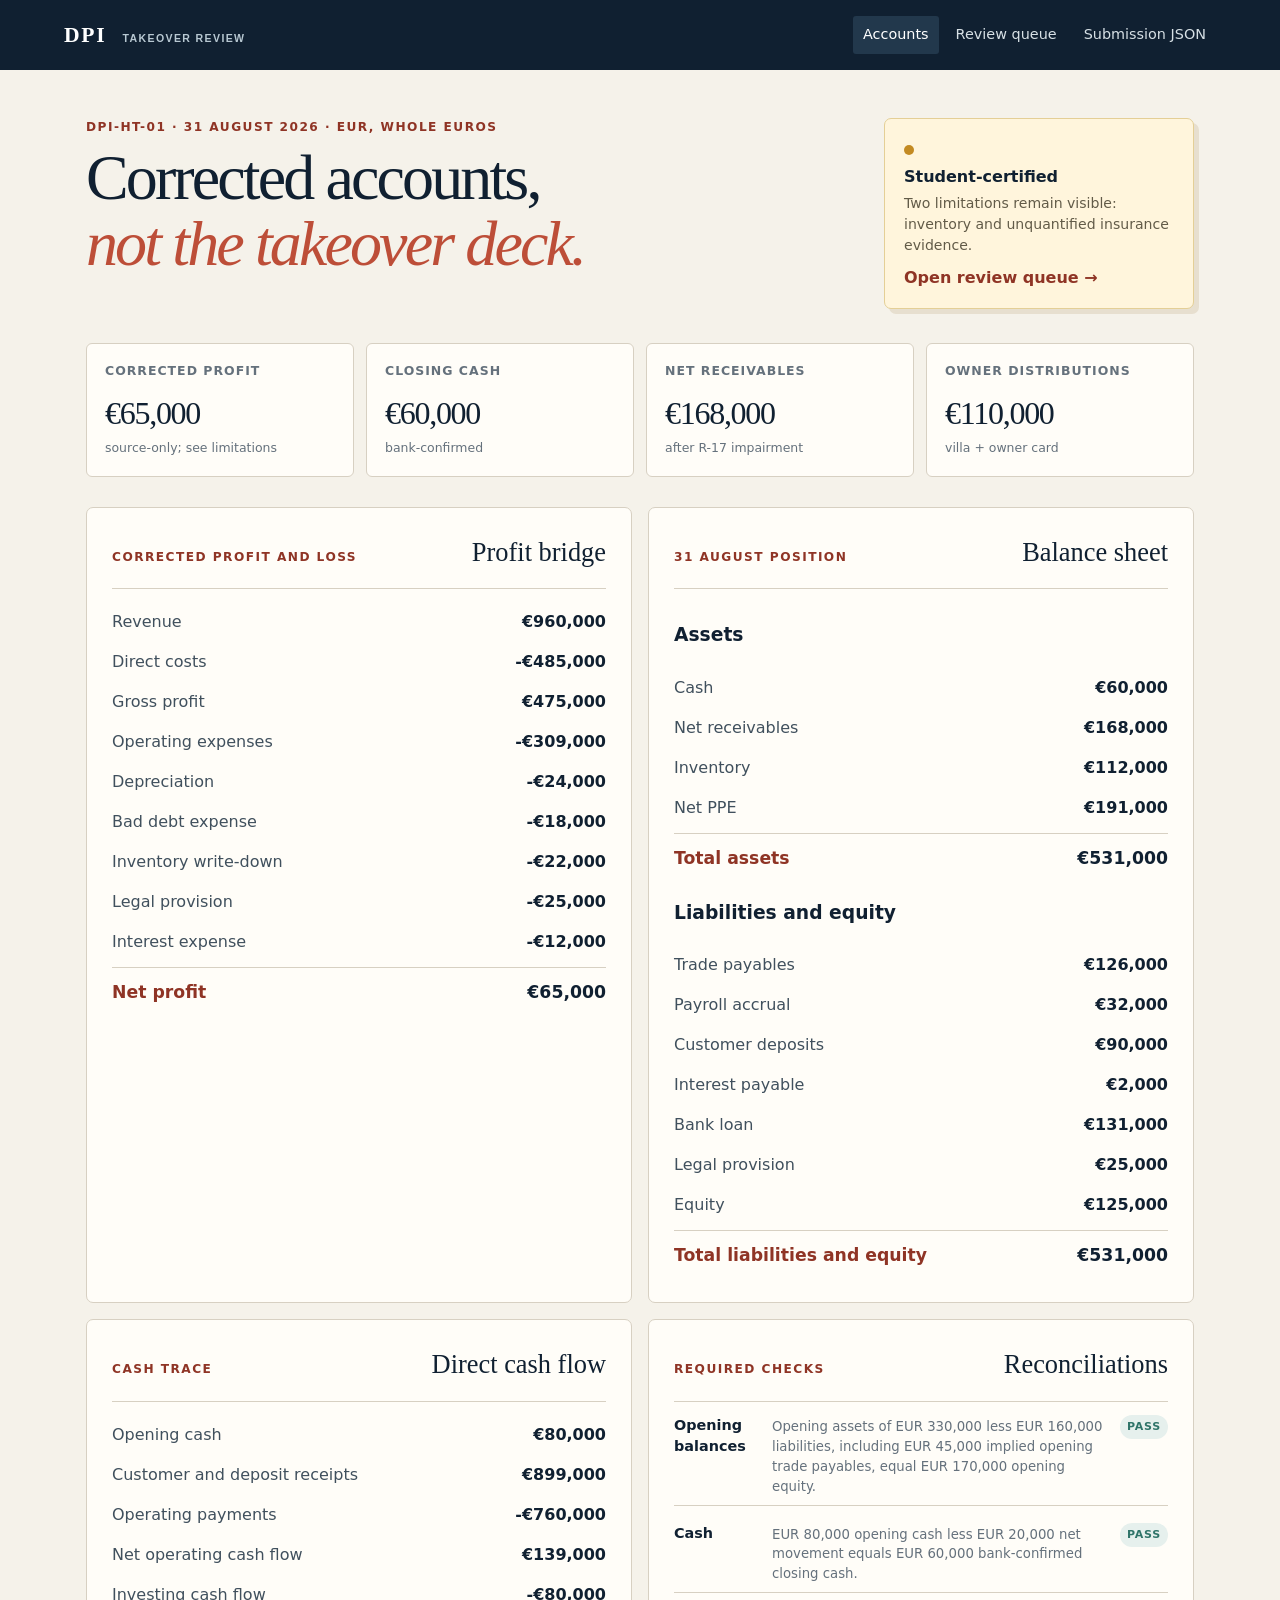
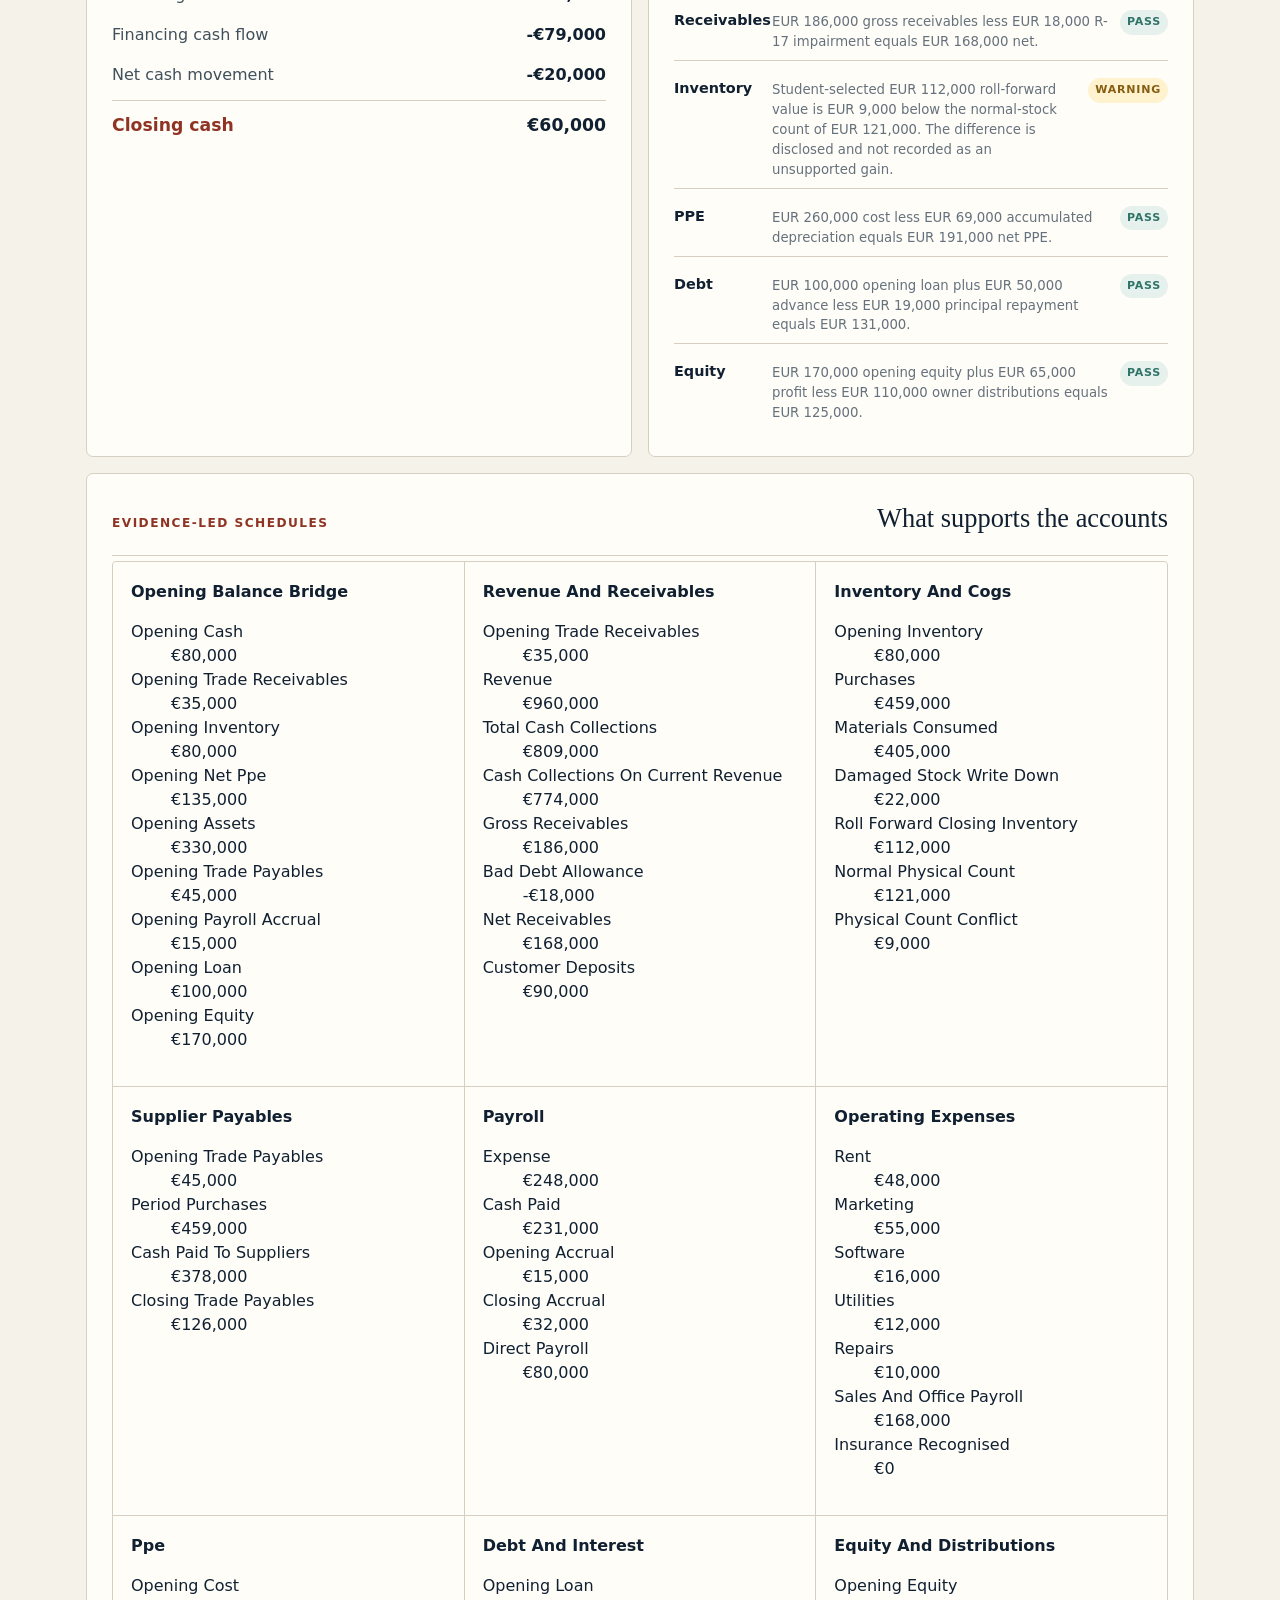
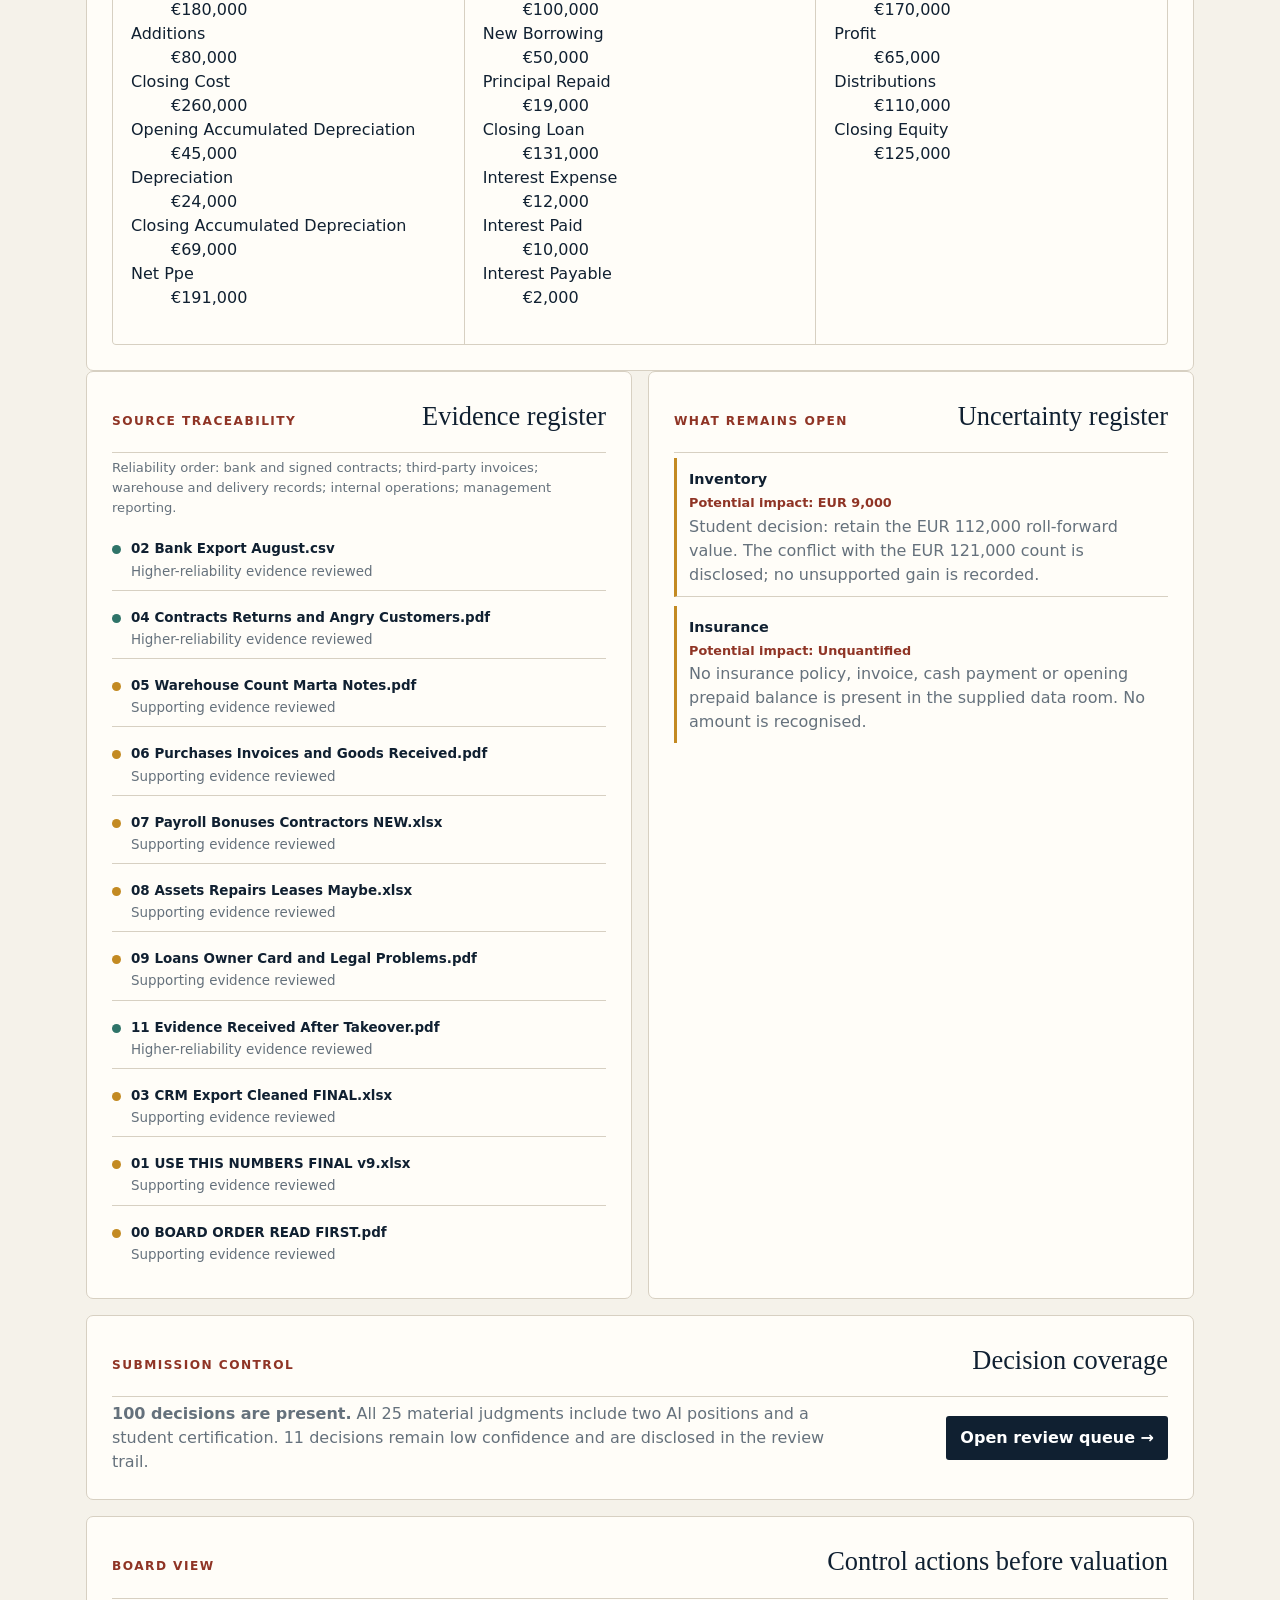
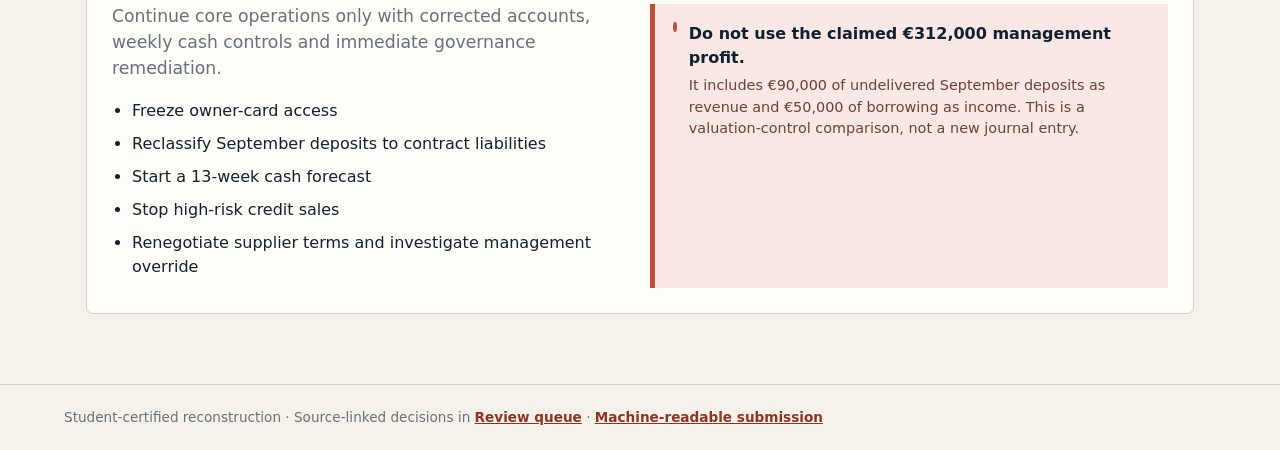
<file: dpi-ht-01/index.html>
<!doctype html>
<html lang="en">
  <head>
    <meta charset="UTF-8" />
    <meta name="viewport" content="width=device-width, initial-scale=1.0" />
    <meta name="description" content="DPI hostile-takeover accounting reconstruction" />
    <title>DPI | Takeover Review</title>
    <link rel="icon" type="image/svg+xml" href="assets/favicon.svg" />
    <link rel="stylesheet" href="assets/site.css" />
  </head>
  <body data-page="main">
    <header class="topbar">
      <a class="brand" href="./">DPI <span>TAKEOVER REVIEW</span></a>
      <nav aria-label="Primary navigation"><a class="active" href="./">Accounts</a><a href="review/">Review queue</a><a href="submission.json">Submission JSON</a></nav>
    </header>
    <main class="shell">
      <section class="case-head">
        <div><p class="eyebrow">DPI-HT-01 · 31 August 2026 · EUR, whole euros</p><h1>Corrected accounts,<br><em>not the takeover deck.</em></h1></div>
        <aside class="draft-card"><span class="signal amber"></span><strong>Student-certified</strong><p>Two limitations remain visible: inventory and unquantified insurance evidence.</p><a href="review/">Open review queue →</a></aside>
      </section>

      <section class="metric-grid" aria-label="Key reconstructed figures" id="metrics"></section>

      <section class="split-section">
        <div class="panel"><div class="panel-title"><p class="eyebrow">Corrected profit and loss</p><h2>Profit bridge</h2></div><div id="pnl" class="ledger"></div></div>
        <div class="panel"><div class="panel-title"><p class="eyebrow">31 August position</p><h2>Balance sheet</h2></div><div id="balance" class="ledger"></div></div>
      </section>

      <section class="split-section">
        <div class="panel"><div class="panel-title"><p class="eyebrow">Cash trace</p><h2>Direct cash flow</h2></div><div id="cashflow" class="ledger"></div></div>
        <div class="panel"><div class="panel-title"><p class="eyebrow">Required checks</p><h2>Reconciliations</h2></div><div id="reconciliations" class="check-list"></div></div>
      </section>

      <section class="panel wide"><div class="panel-title"><p class="eyebrow">Evidence-led schedules</p><h2>What supports the accounts</h2></div><div class="schedule-grid" id="schedules"></div></section>

      <section class="split-section">
        <div class="panel"><div class="panel-title"><p class="eyebrow">Source traceability</p><h2>Evidence register</h2></div><p class="small-note">Reliability order: bank and signed contracts; third-party invoices; warehouse and delivery records; internal operations; management reporting.</p><div id="evidence" class="evidence-register"></div></div>
        <div class="panel"><div class="panel-title"><p class="eyebrow">What remains open</p><h2>Uncertainty register</h2></div><div id="uncertainties" class="uncertainty-list"></div></div>
      </section>

      <section class="panel wide"><div class="panel-title"><p class="eyebrow">Submission control</p><h2>Decision coverage</h2></div><div id="decisionSummary" class="decision-summary"></div></section>

      <section class="panel wide"><div class="panel-title"><p class="eyebrow">Board view</p><h2>Control actions before valuation</h2></div><div class="board-grid"><div id="board"></div><div class="warning-note"><span class="signal red"></span><div><strong>Do not use the claimed €312,000 management profit.</strong><p>It includes €90,000 of undelivered September deposits as revenue and €50,000 of borrowing as income. This is a valuation-control comparison, not a new journal entry.</p></div></div></div></section>
    </main>
    <footer>Student-certified reconstruction · Source-linked decisions in <a href="review/">Review queue</a> · <a href="submission.json">Machine-readable submission</a></footer>
    <script type="module" src="assets/app.js"></script>
  </body>
</html>
</file>
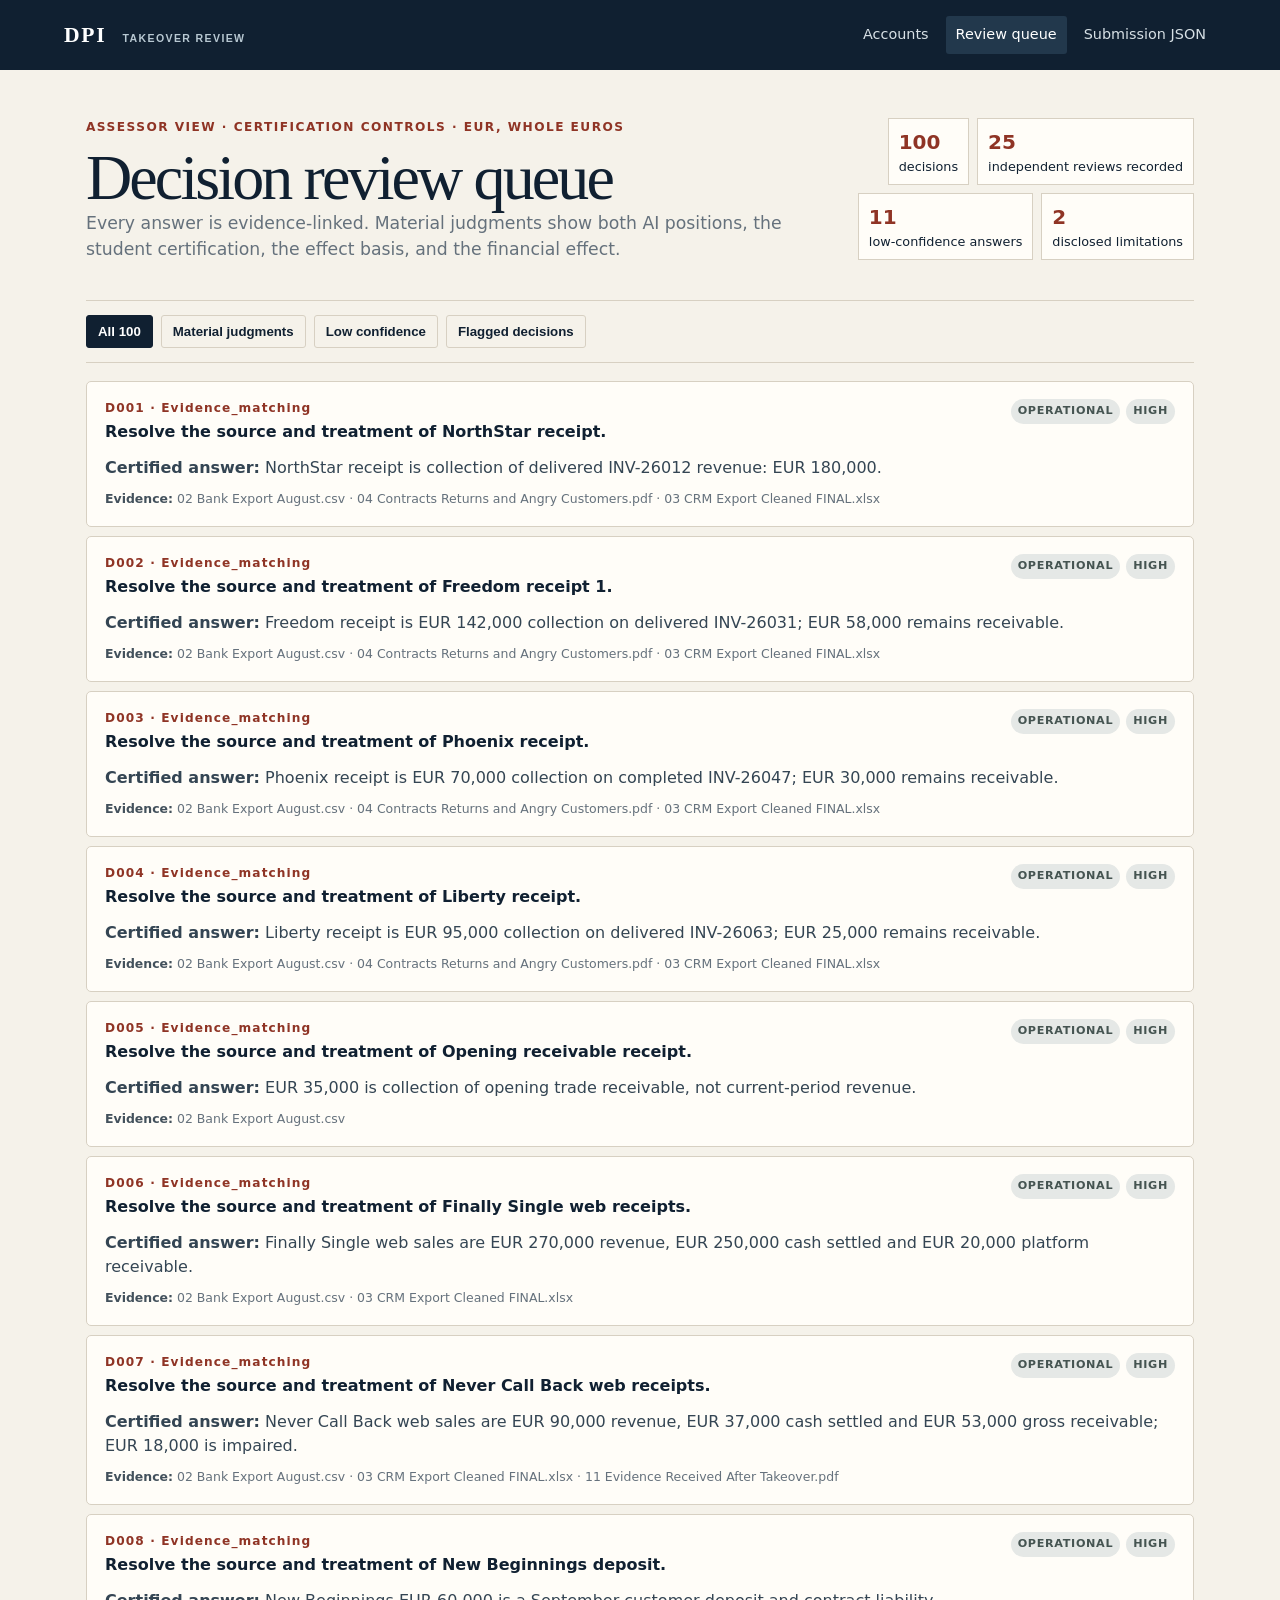
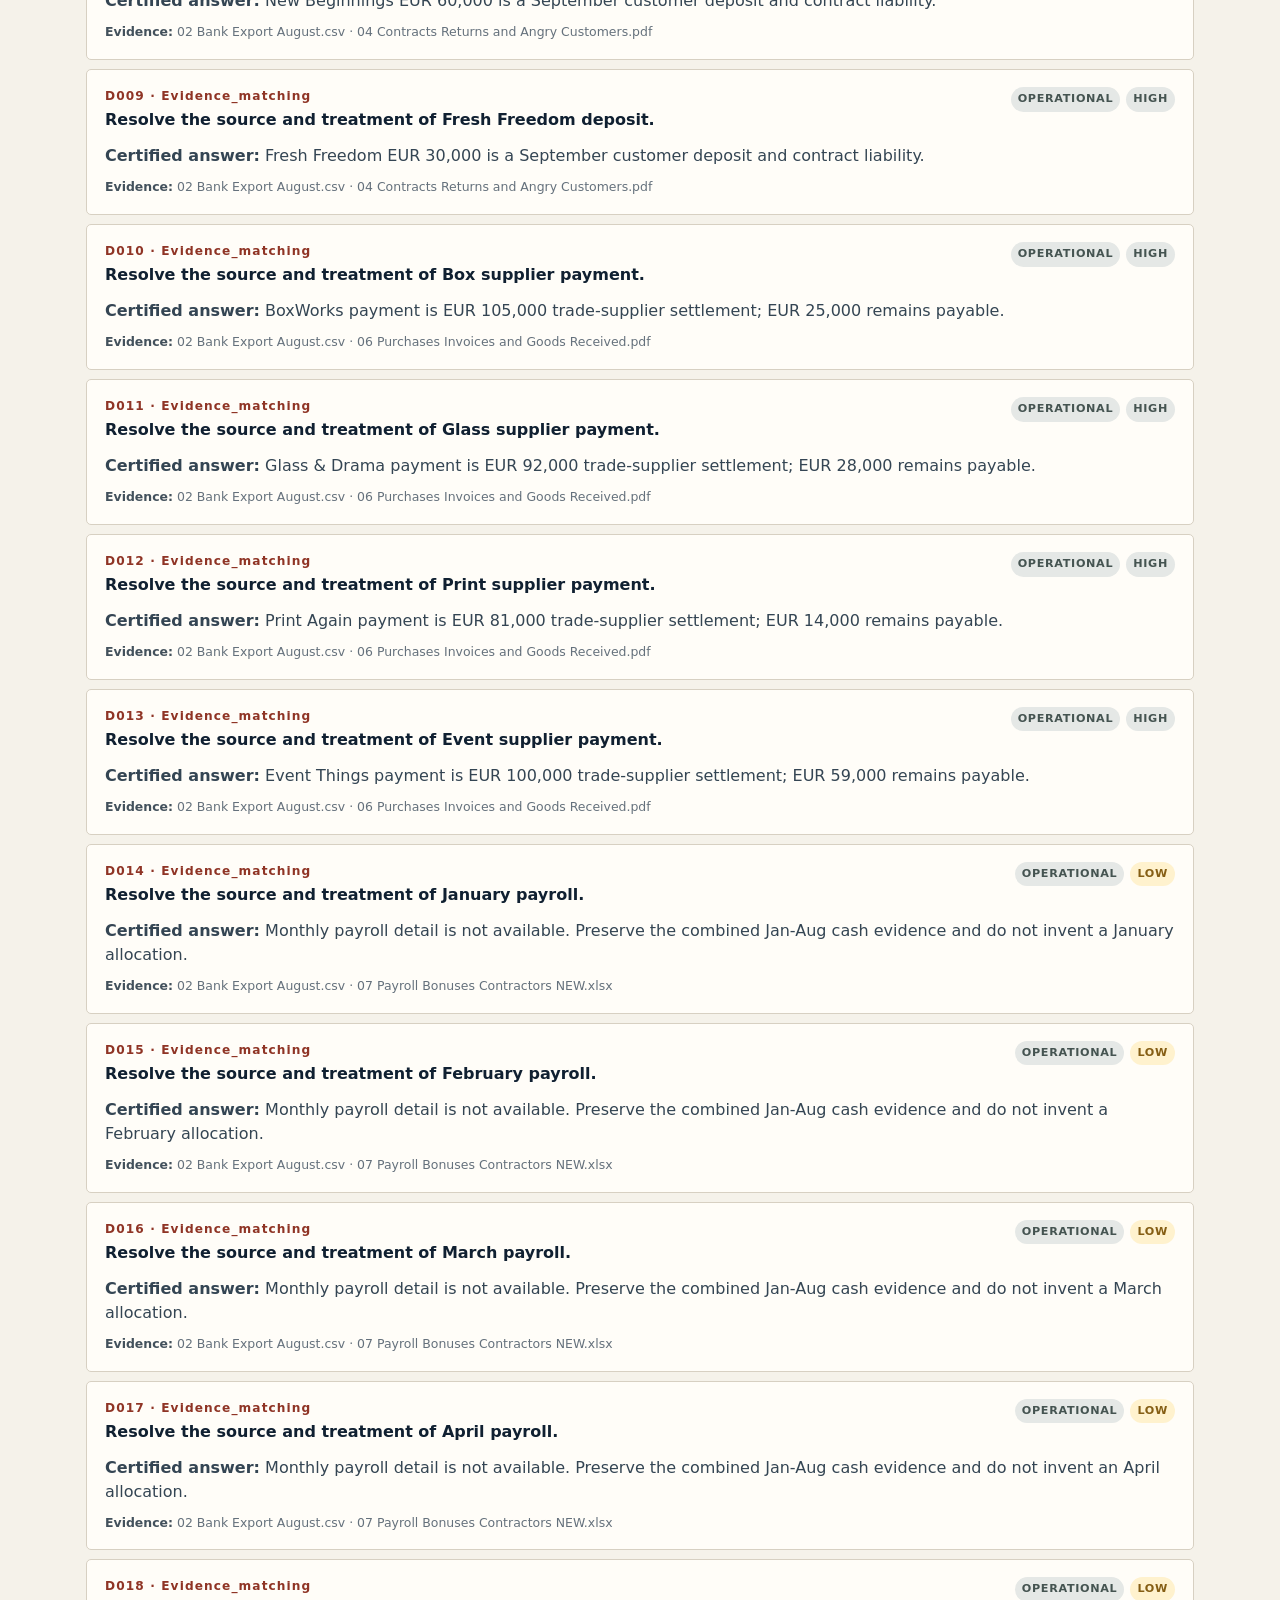
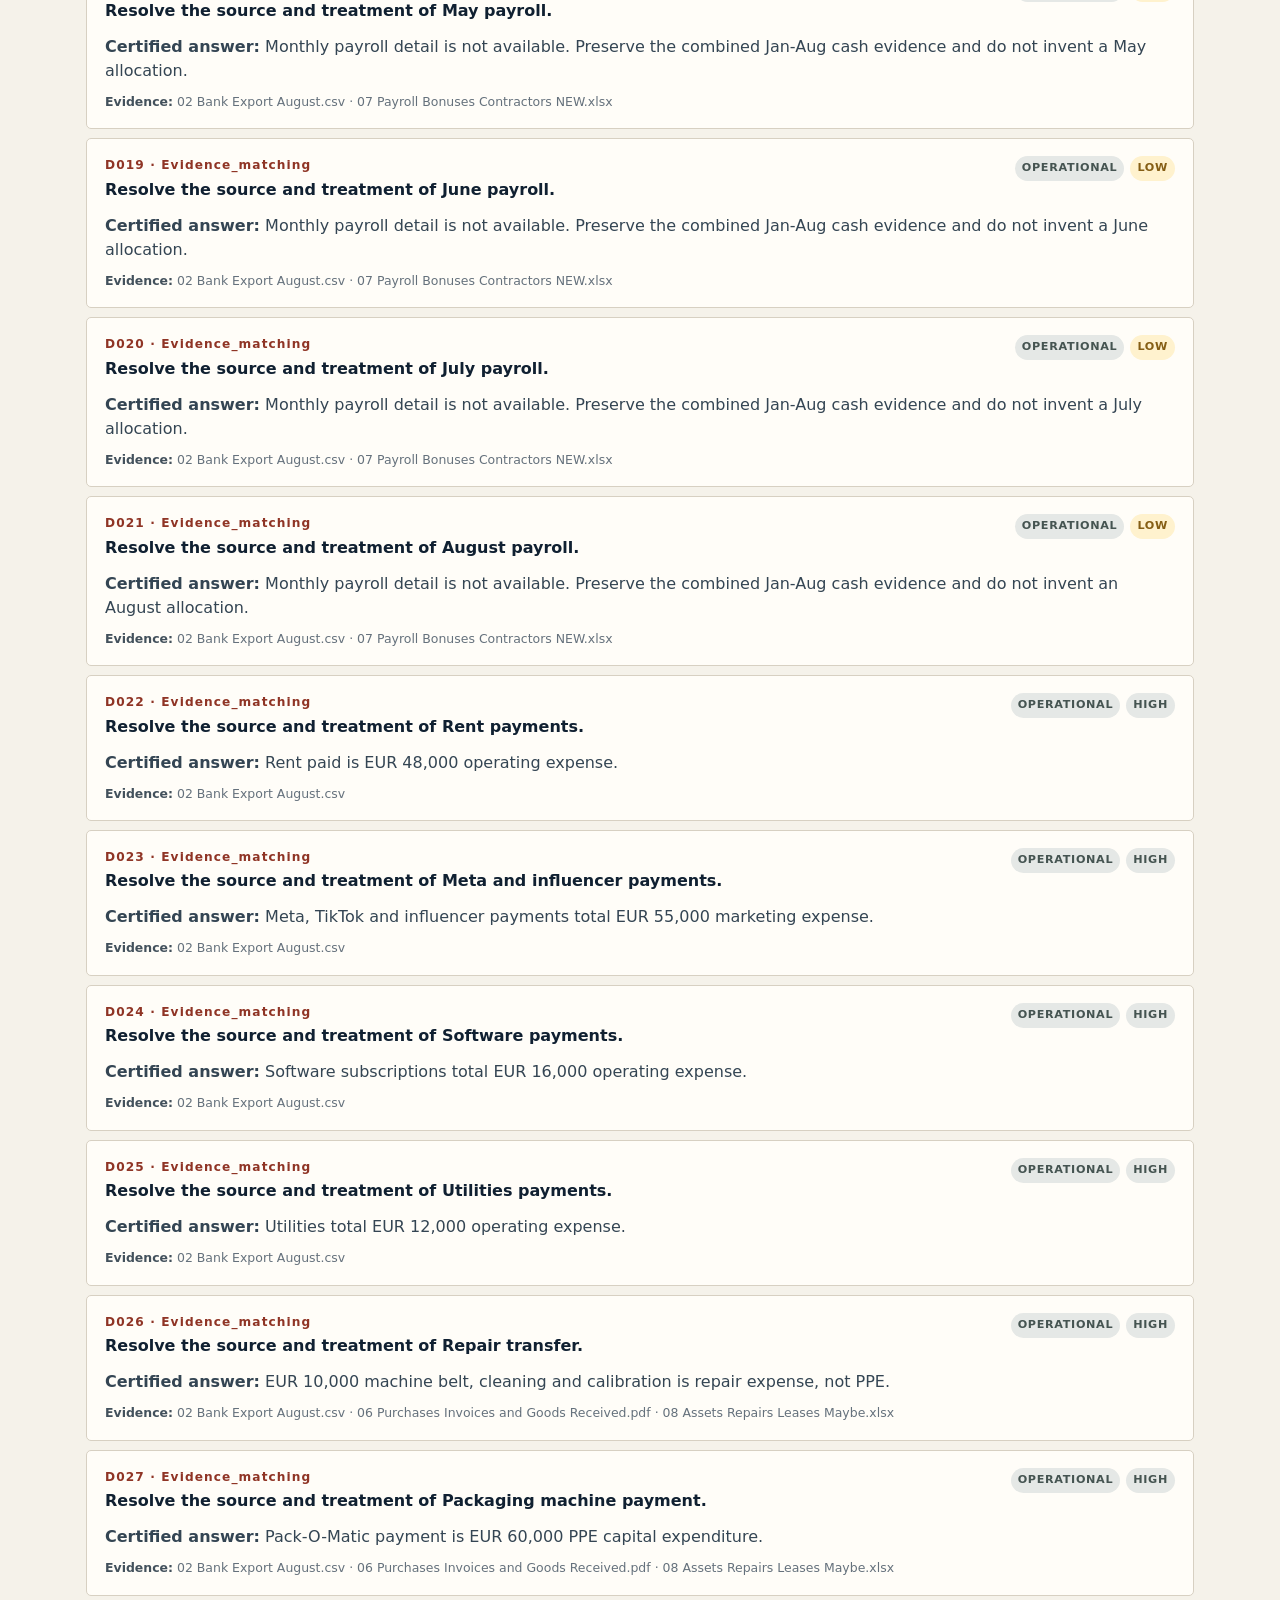
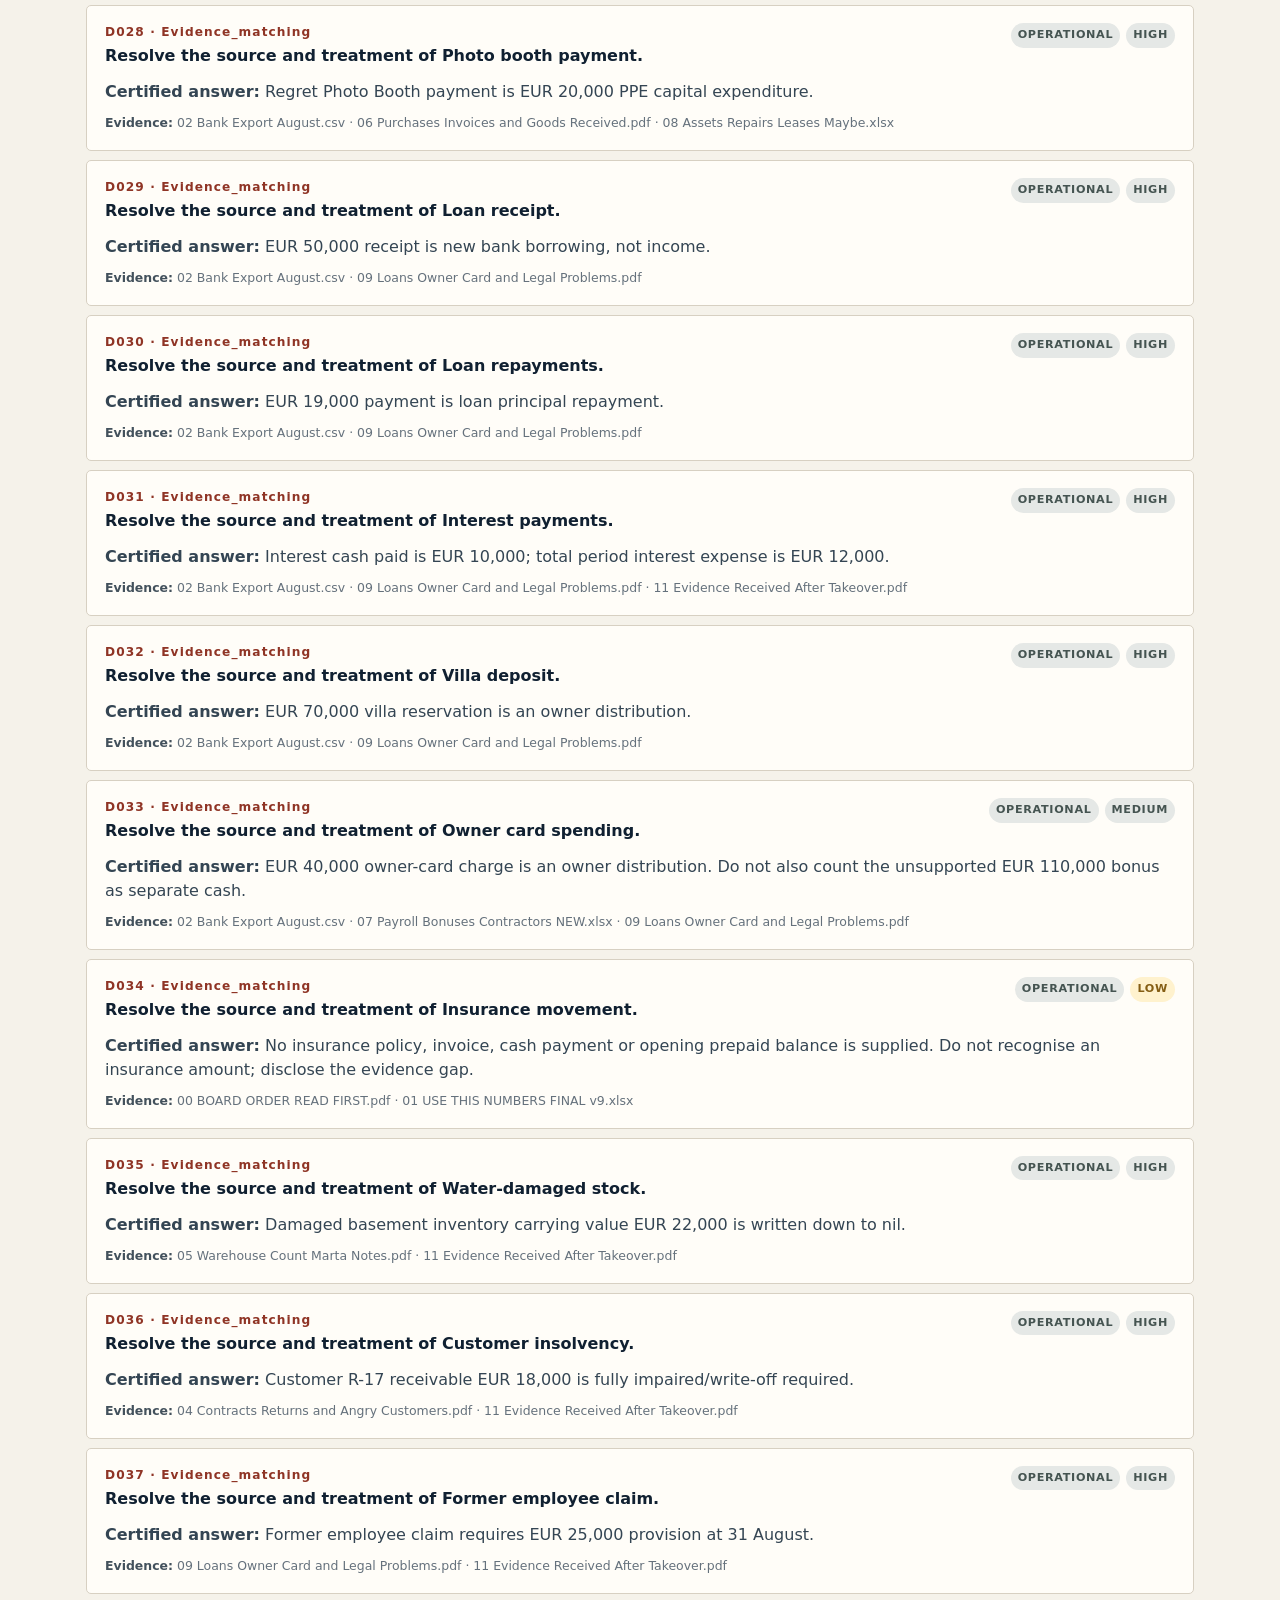
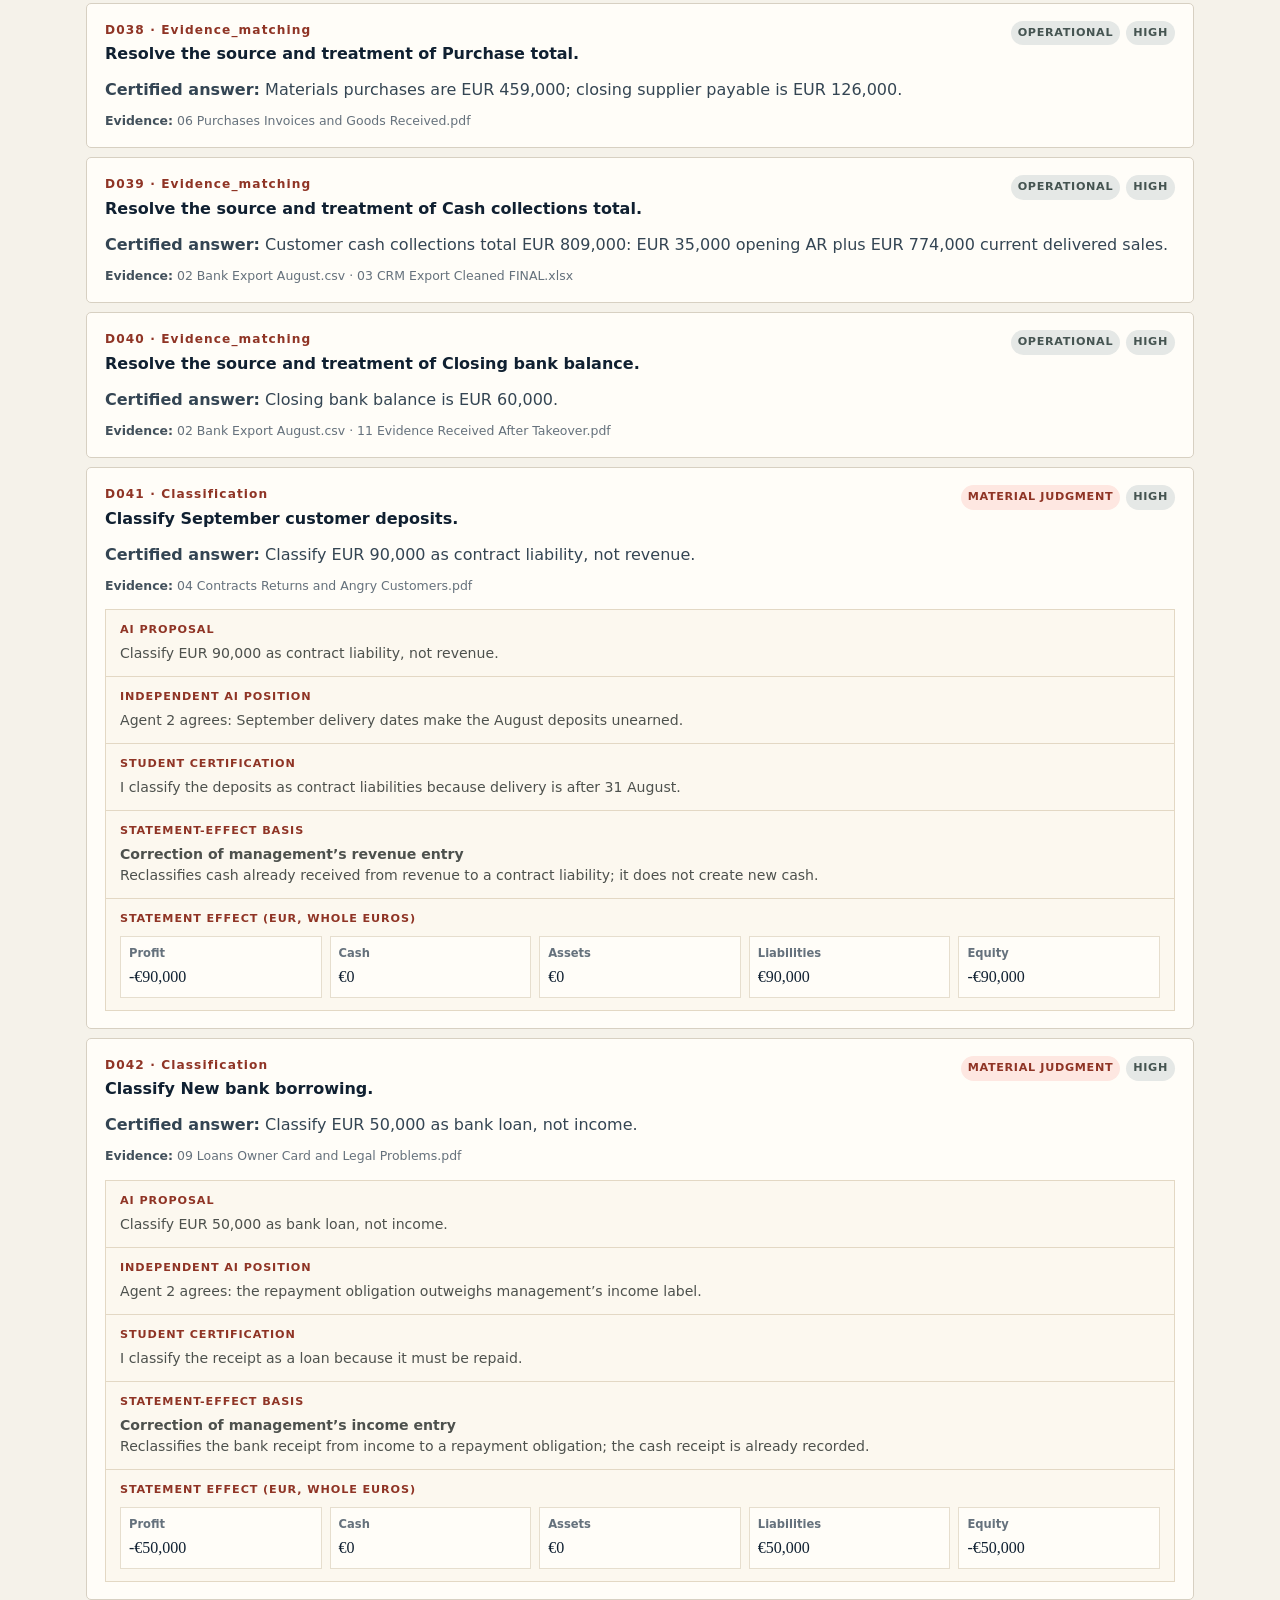
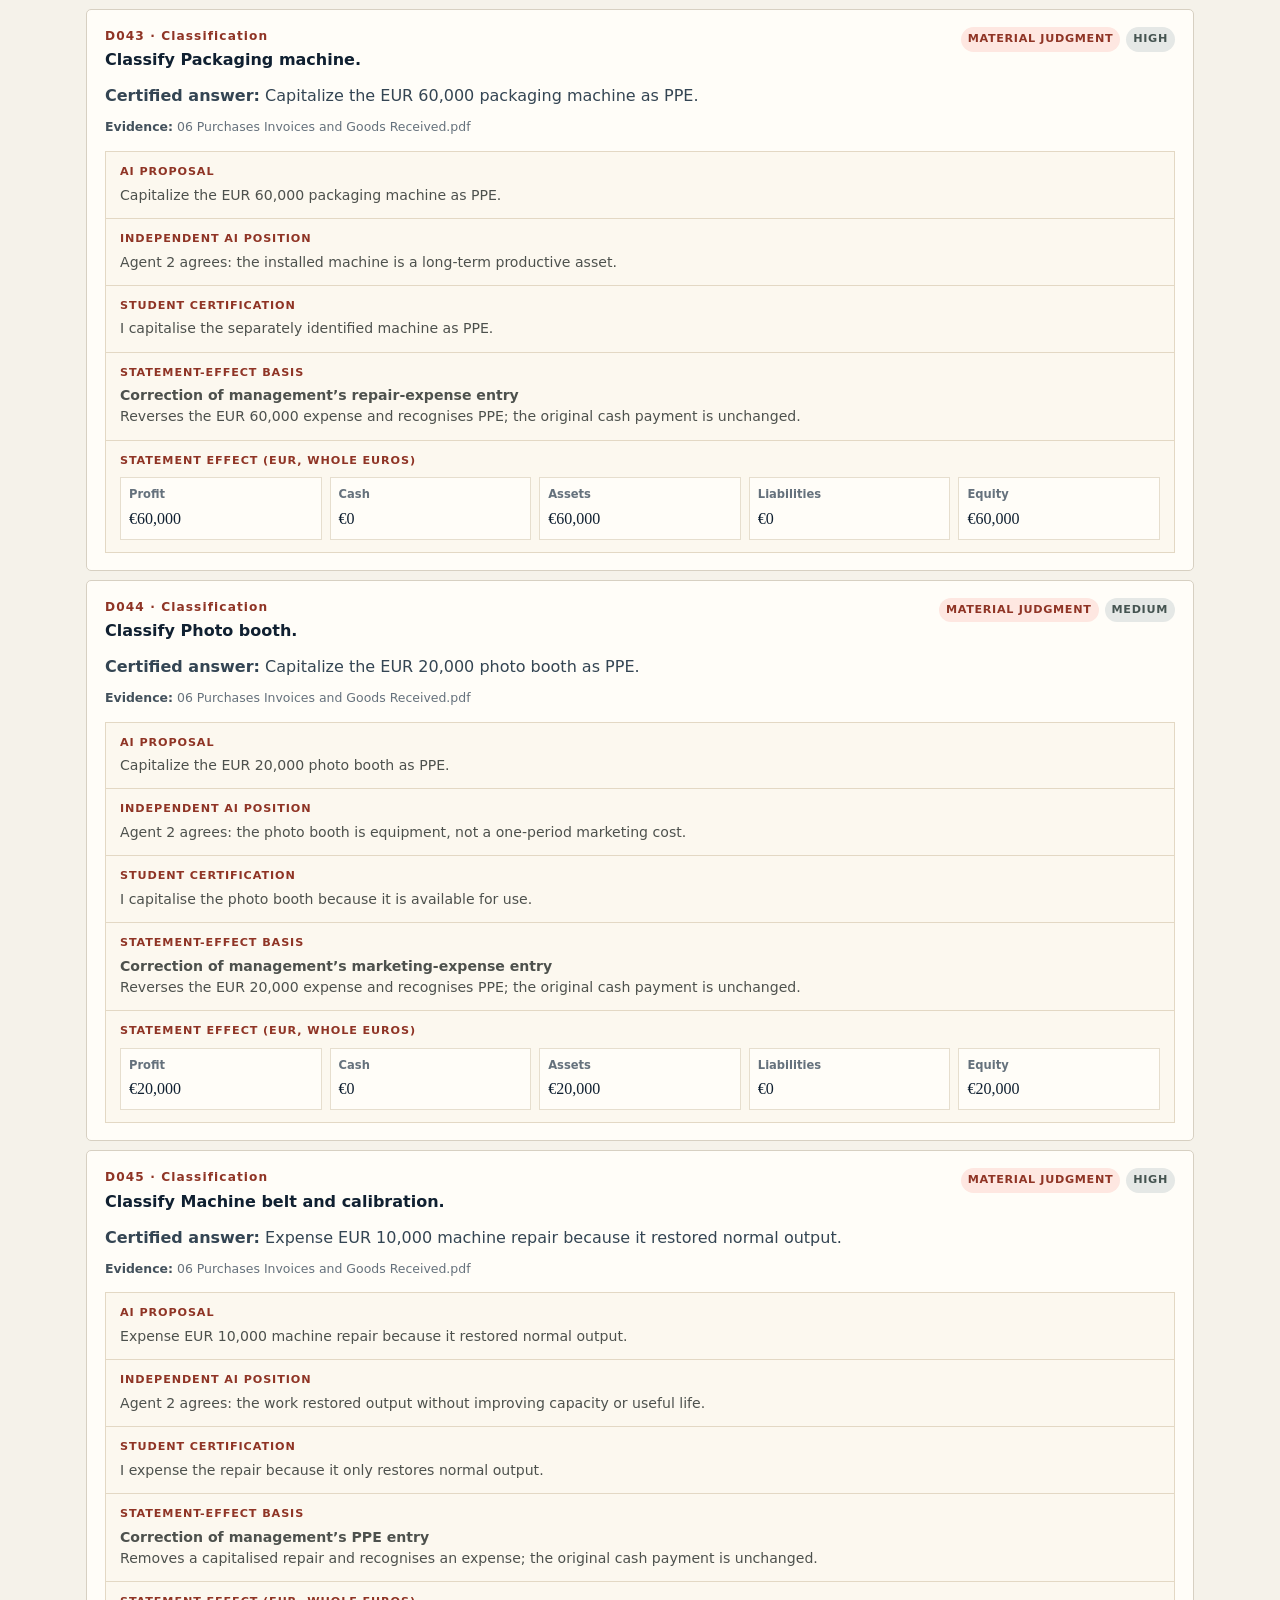
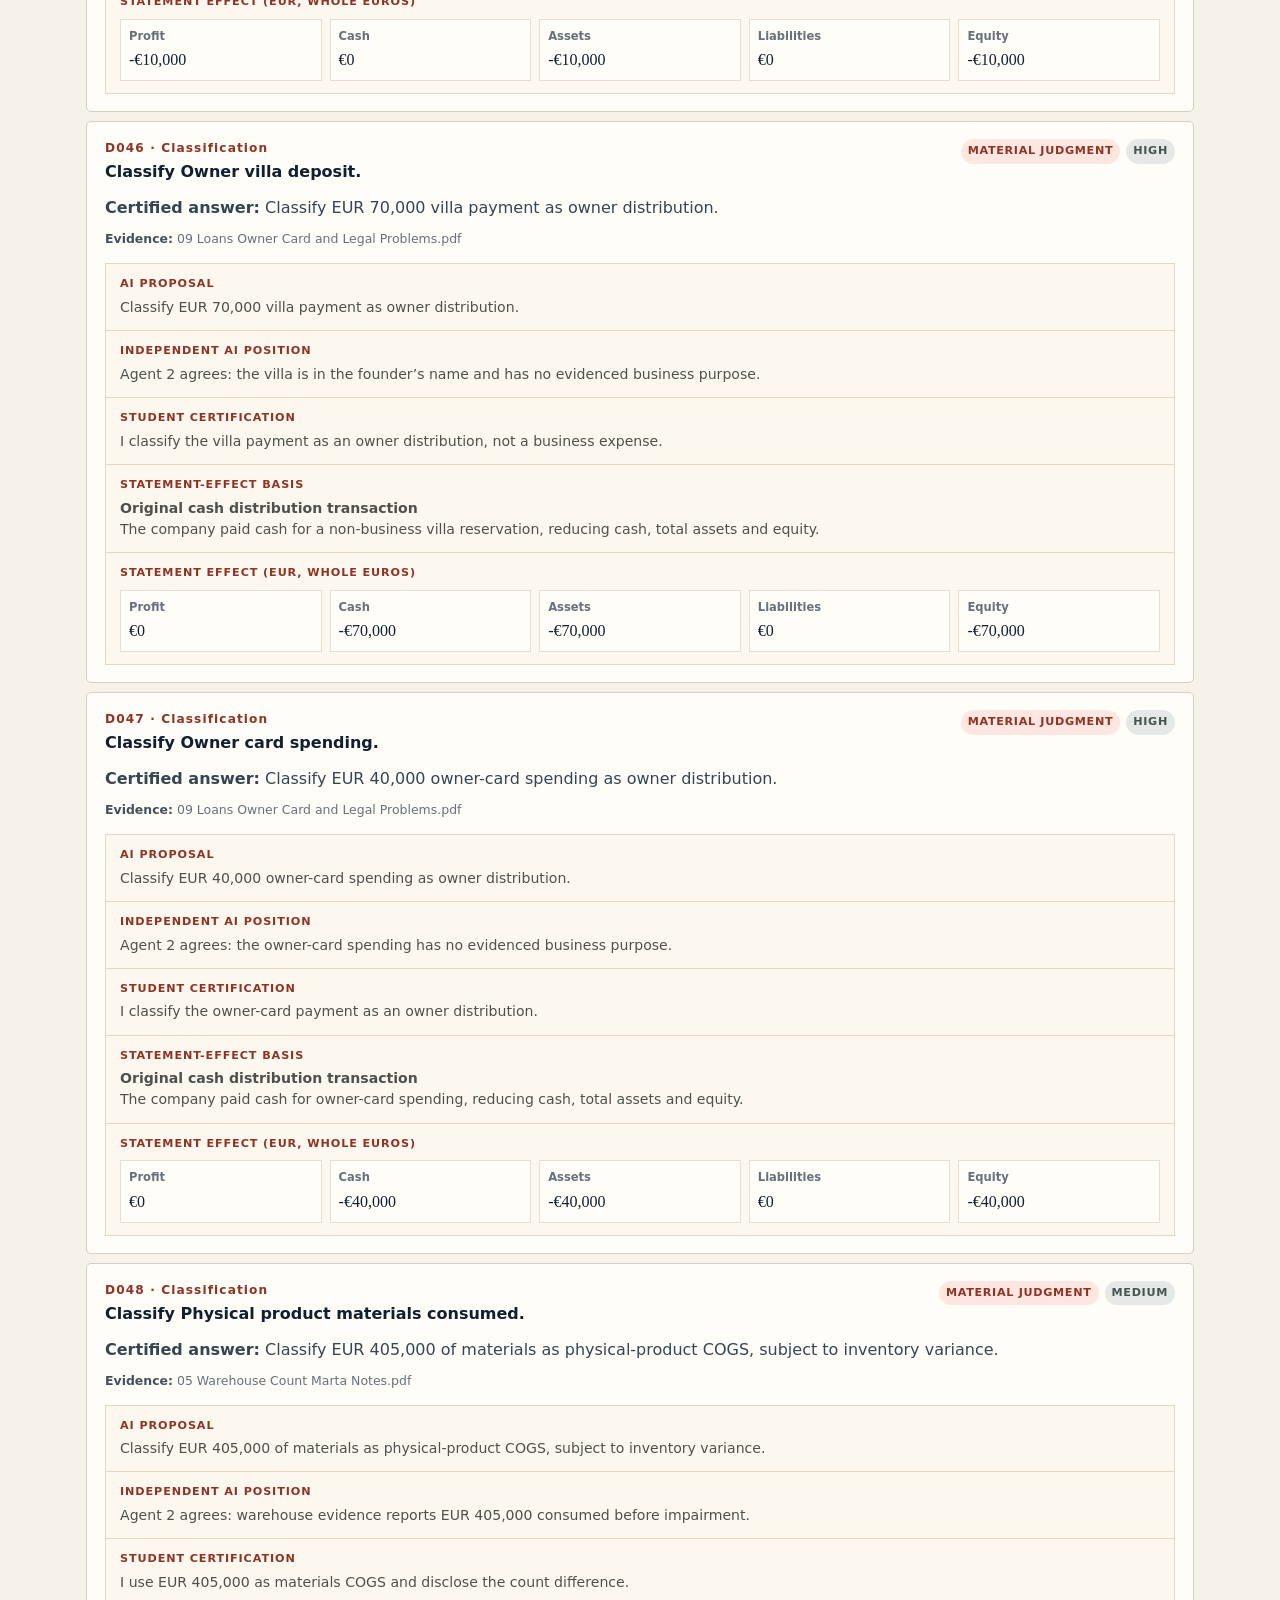
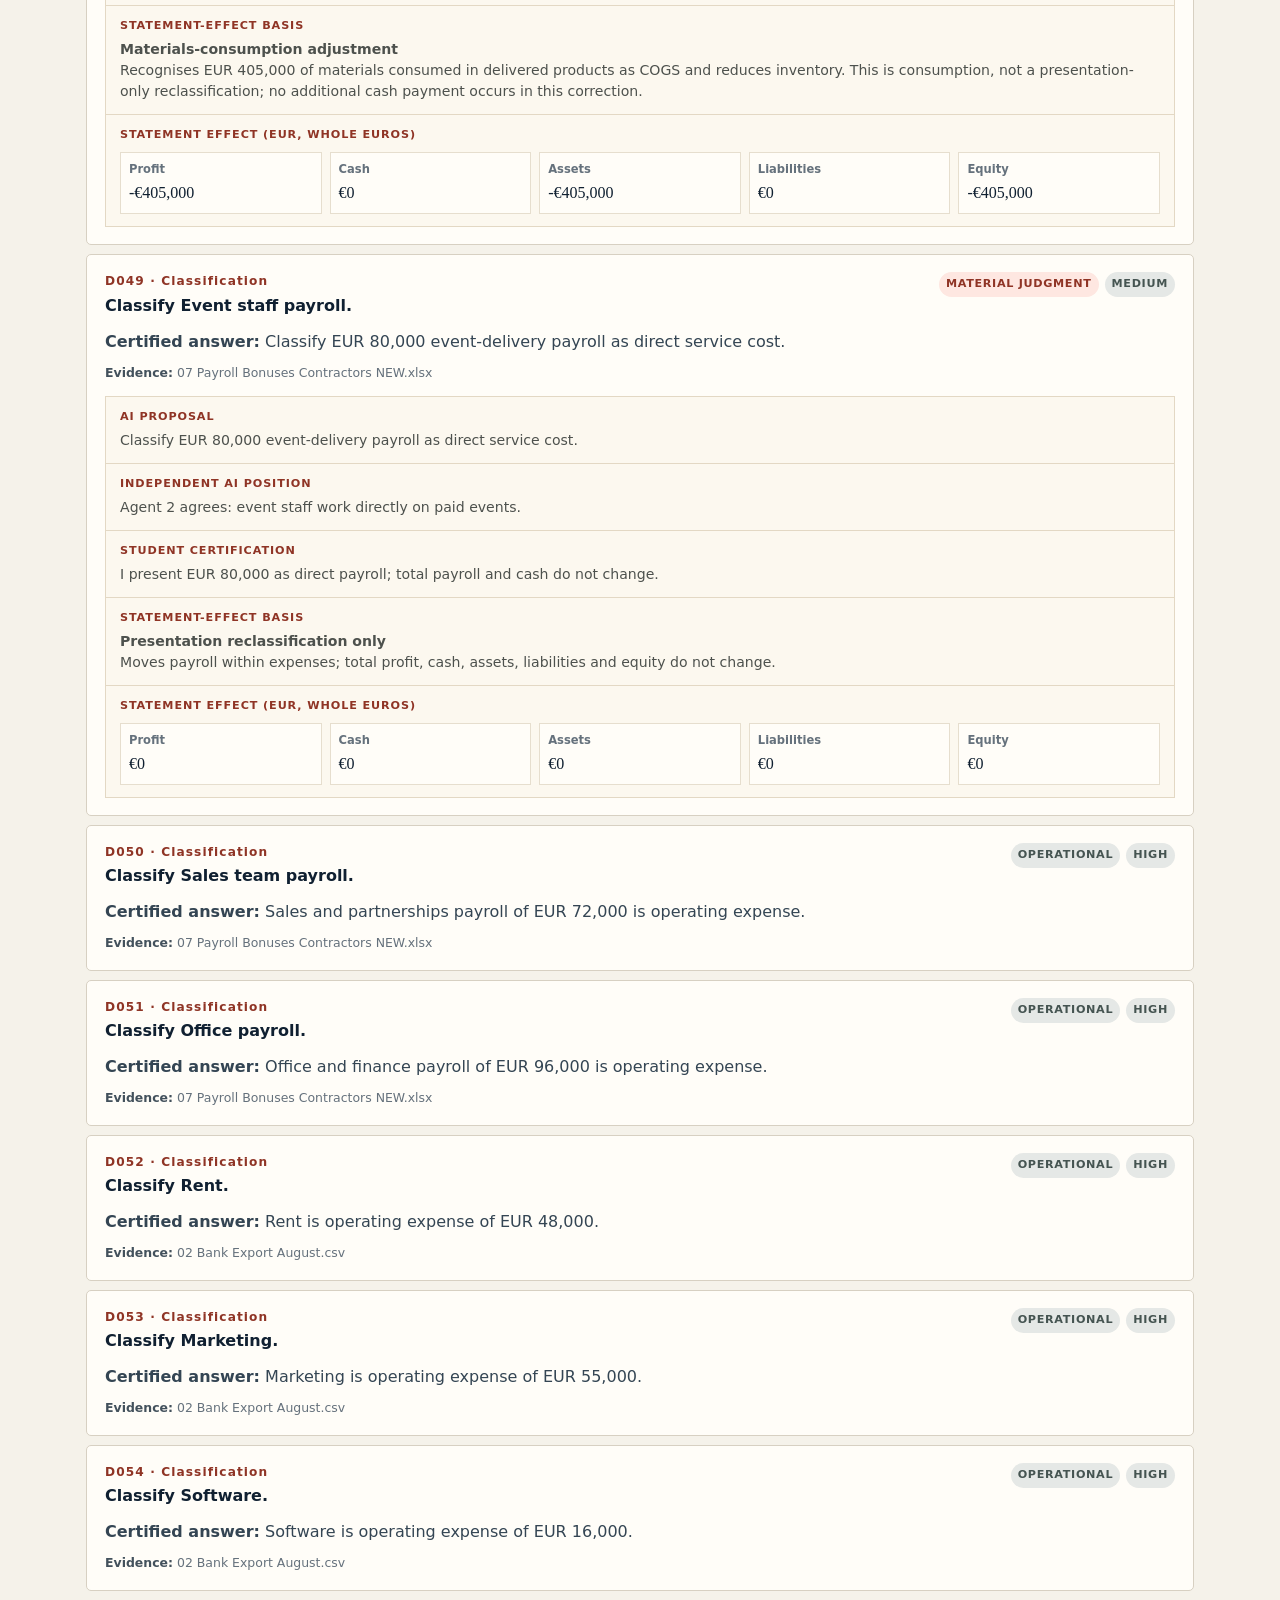
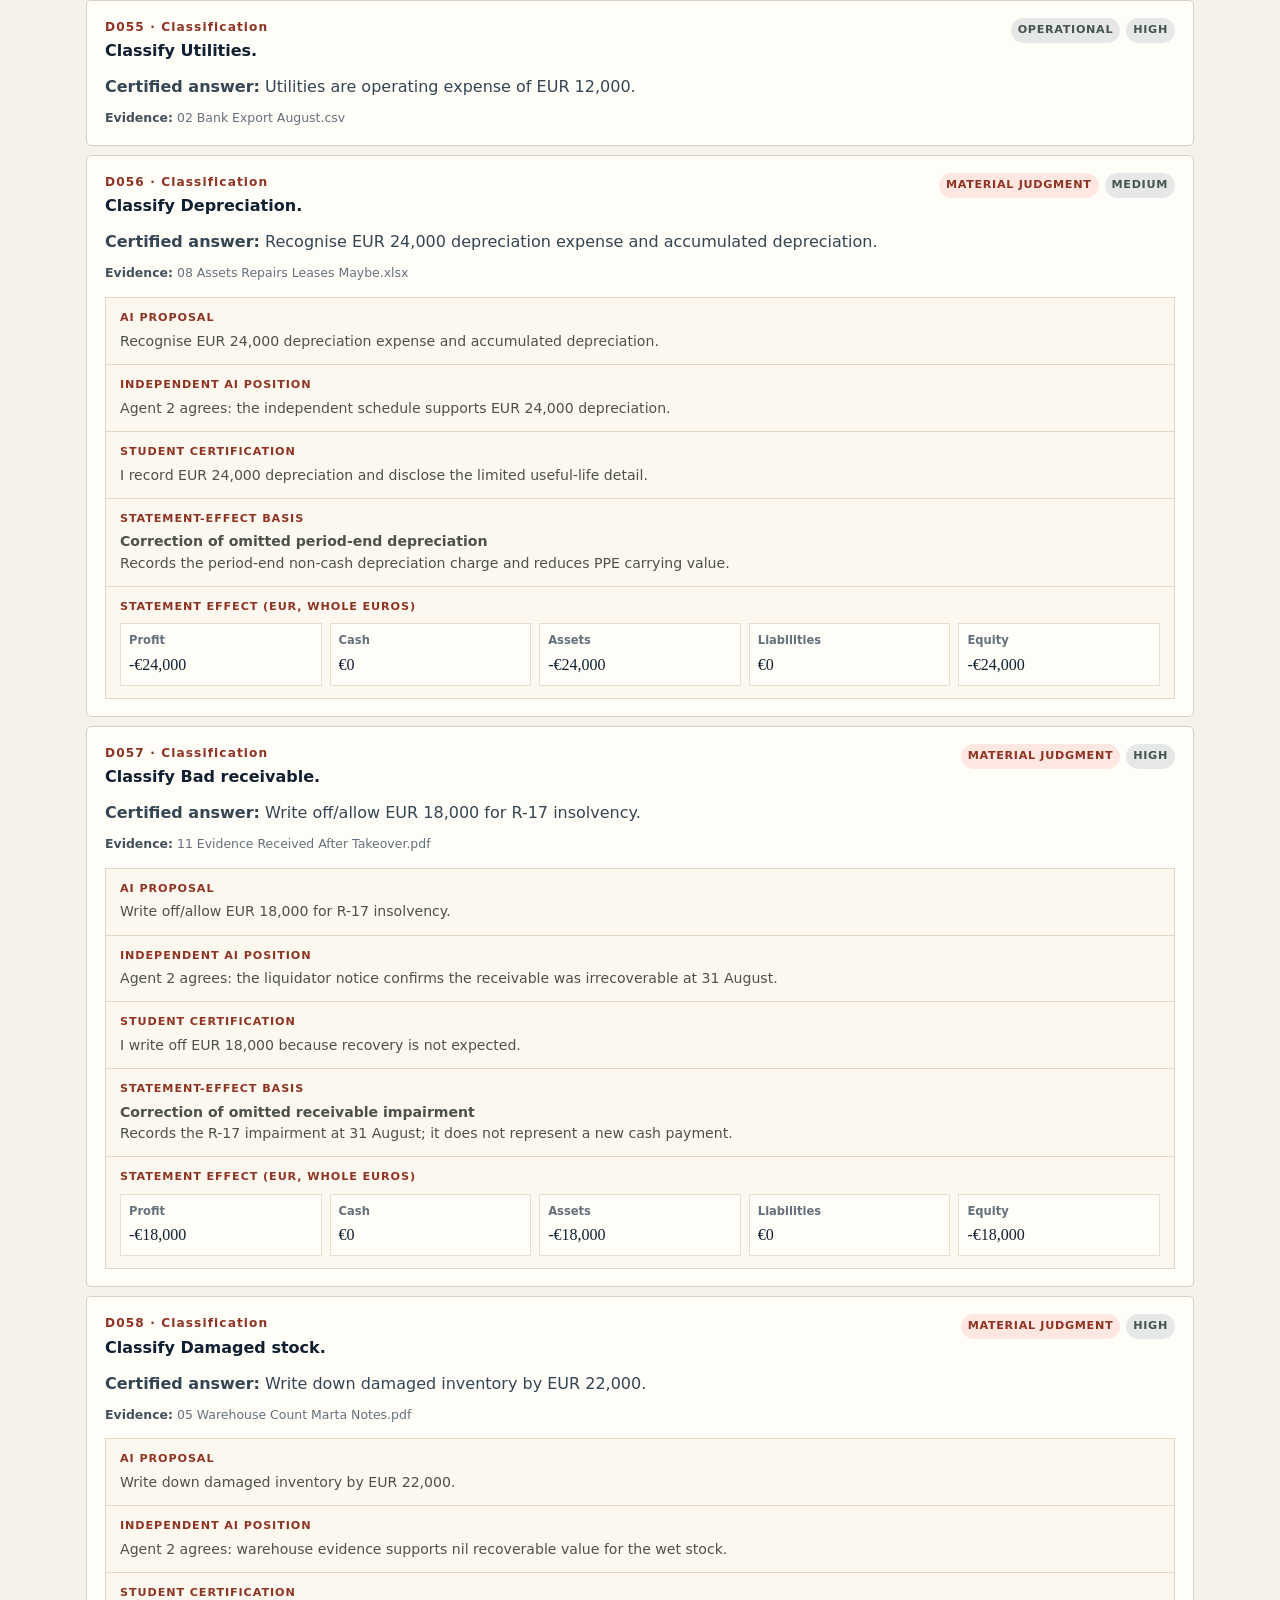
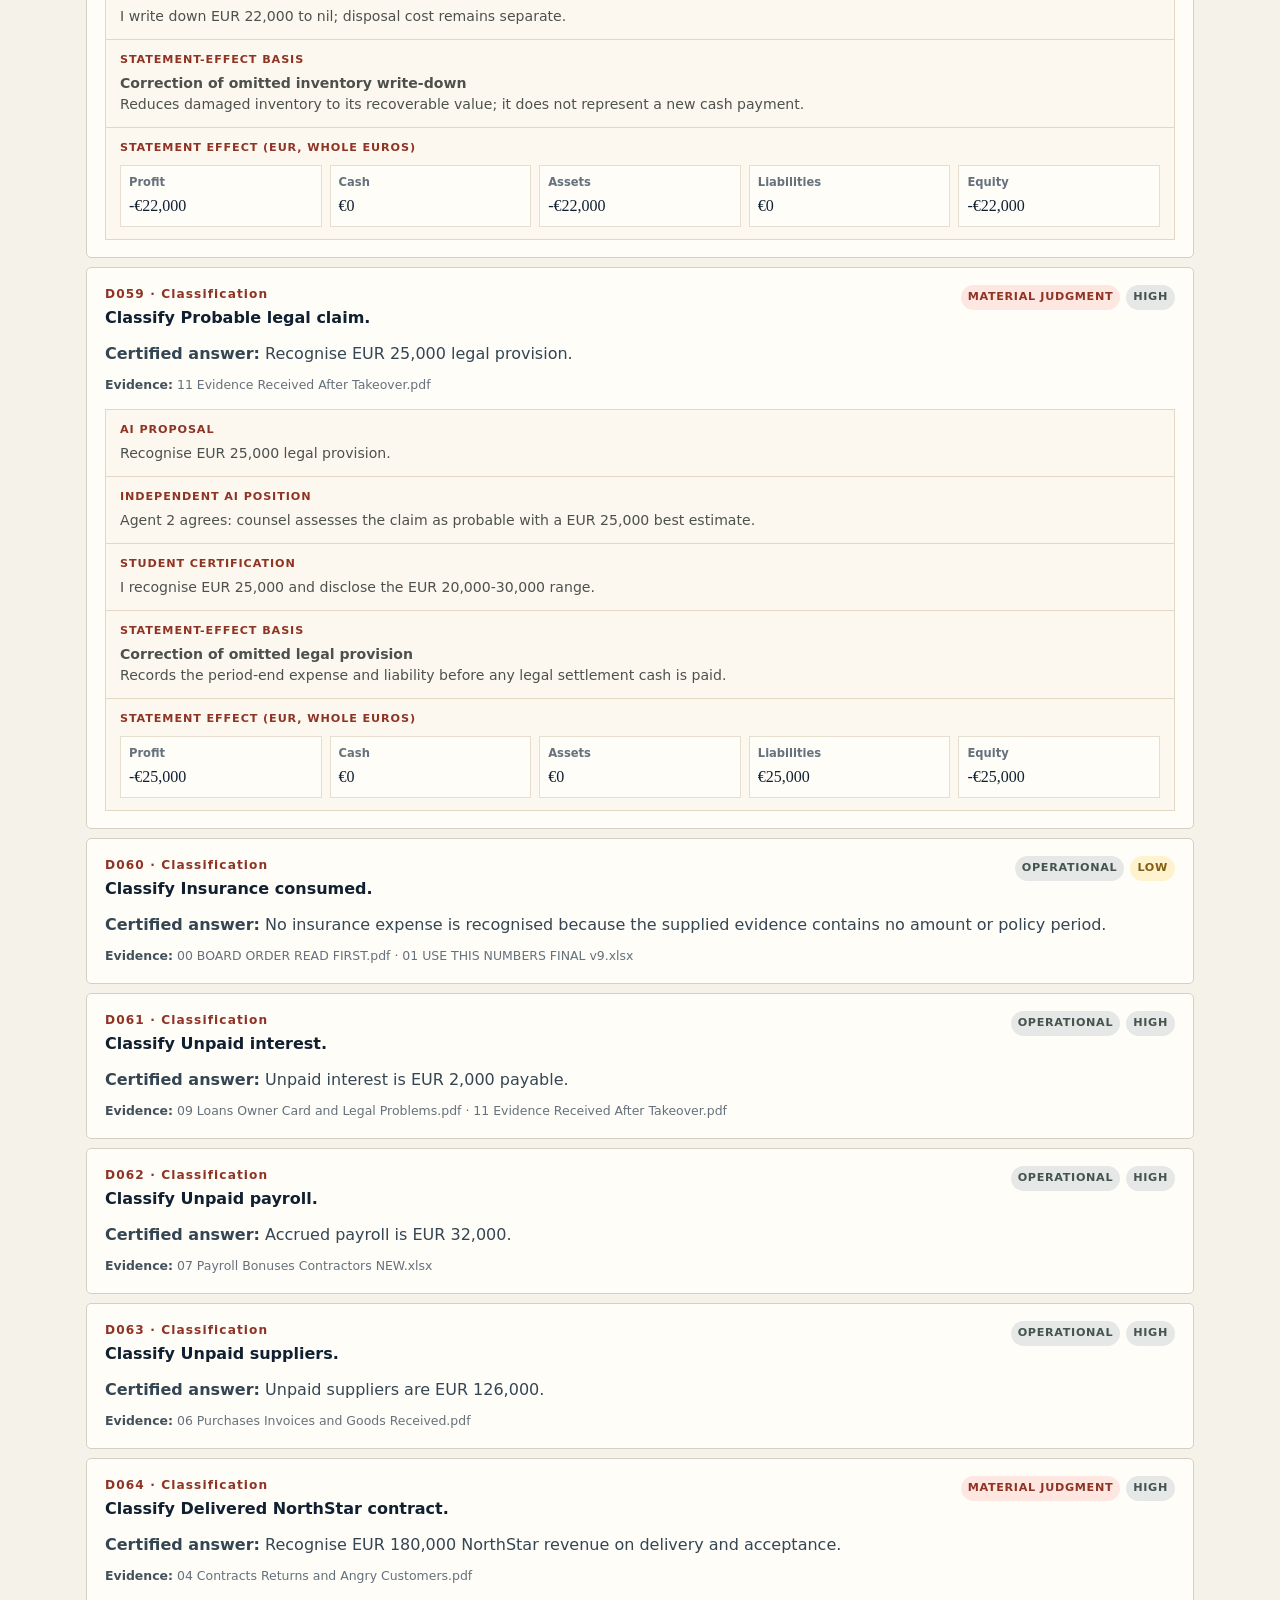
<file: dpi-ht-01/review/index.html>
<!doctype html>
<html lang="en">
  <head>
    <meta charset="UTF-8" />
    <meta name="viewport" content="width=device-width, initial-scale=1.0" />
    <meta name="description" content="DPI assessor review queue" />
    <title>DPI | Review Queue</title>
    <link rel="icon" type="image/svg+xml" href="../assets/favicon.svg" />
    <link rel="stylesheet" href="../assets/site.css" />
  </head>
  <body data-page="review">
    <header class="topbar"><a class="brand" href="../">DPI <span>TAKEOVER REVIEW</span></a><nav aria-label="Primary navigation"><a href="../">Accounts</a><a class="active" href="./">Review queue</a><a href="../submission.json">Submission JSON</a></nav></header>
    <main class="shell">
      <section class="review-head"><div><p class="eyebrow">Assessor view · certification controls · EUR, whole euros</p><h1>Decision review queue</h1><p class="lede">Every answer is evidence-linked. Material judgments show both AI positions, the student certification, the effect basis, and the financial effect.</p></div><div class="review-counts" id="reviewCounts"></div></section>
      <section class="filterbar" aria-label="Decision filters"><button class="selected" data-filter="all">All 100</button><button data-filter="material_judgment">Material judgments</button><button data-filter="low">Low confidence</button><button data-filter="open">Flagged decisions</button></section>
      <section class="decision-list" id="decisionList" aria-live="polite"></section>
    </main>
    <footer>Student-certified submission · Evidence limitations remain disclosed in the uncertainty register.</footer>
    <script type="module" src="../assets/app.js"></script>
  </body>
</html>
</file>
<file: dpi-ht-01/assets/site.css>
:root{--ink:#102031;--paper:#f5f2ea;--panel:#fffdf8;--line:#d7d0c2;--muted:#65717c;--accent:#bd4e38;--accent-deep:#8f3425;--green:#2f7469;--amber:#c38a22;--red:#bd4e38}*{box-sizing:border-box}body{margin:0;background:var(--paper);color:var(--ink);font-family:Inter,ui-sans-serif,system-ui,-apple-system,BlinkMacSystemFont,"Segoe UI",sans-serif;font-size:16px;line-height:1.5}.topbar{min-height:70px;background:var(--ink);color:#fff;display:flex;align-items:center;justify-content:space-between;padding:0 5vw;gap:24px}.brand{font-family:Georgia,serif;font-size:1.35rem;letter-spacing:.08em;color:#fff;text-decoration:none;font-weight:700}.brand span{font:600 .66rem/1 Inter,ui-sans-serif,sans-serif;letter-spacing:.13em;color:#b8c8d2;margin-left:9px}.topbar nav{display:flex;align-items:center;gap:7px;flex-wrap:wrap}.topbar nav a{color:#d7e0e5;text-decoration:none;padding:8px 10px;border-radius:3px;font-size:.9rem}.topbar nav a:hover,.topbar nav a.active{background:#22384c;color:#fff}.shell{max-width:1160px;margin:0 auto;padding:48px 26px 70px}.case-head,.review-head{display:flex;align-items:flex-start;justify-content:space-between;gap:36px;margin-bottom:34px}.eyebrow{font-size:.76rem;text-transform:uppercase;letter-spacing:.12em;font-weight:800;color:var(--accent-deep);margin:0 0 9px}h1,h2,p{margin-top:0}h1{font-family:Georgia,serif;font-size:clamp(2.25rem,5vw,4.6rem);font-weight:500;line-height:1.03;letter-spacing:-.045em;margin-bottom:0}h1 em{color:var(--accent);font-style:italic}.lede{max-width:730px;font-size:1.08rem;color:var(--muted)}h2{font-family:Georgia,serif;font-size:1.65rem;font-weight:500;margin-bottom:0}.draft-card{width:310px;flex:0 0 auto;background:#fff5dc;border:1px solid #e4cf96;border-radius:7px;padding:18px 19px;box-shadow:5px 5px 0 #e7dfcf}.draft-card strong{display:block;margin:4px 0}.draft-card p{font-size:.88rem;color:#625b48;margin-bottom:10px}.draft-card a{color:var(--accent-deep);font-weight:800;text-decoration:none}.signal{display:inline-block;width:10px;height:10px;border-radius:50%;background:var(--amber);vertical-align:middle}.signal.red{background:var(--red)}.signal.amber{background:var(--amber)}.metric-grid{display:grid;grid-template-columns:repeat(4,1fr);gap:12px;margin:0 0 30px}.metric{background:var(--panel);border:1px solid var(--line);padding:18px;border-radius:6px}.metric .label{color:var(--muted);font-size:.78rem;font-weight:700;text-transform:uppercase;letter-spacing:.08em}.metric .value{font-family:Georgia,serif;font-size:2rem;letter-spacing:-.04em;margin:8px 0 0}.metric .note{font-size:.78rem;color:var(--muted);margin:2px 0 0}.split-section{display:grid;grid-template-columns:1fr 1fr;gap:16px;margin-bottom:16px}.panel{background:var(--panel);border:1px solid var(--line);border-radius:7px;padding:25px}.panel.wide{margin-top:16px}.panel-title{display:flex;justify-content:space-between;align-items:baseline;border-bottom:1px solid var(--line);padding-bottom:16px;margin-bottom:5px}.panel-title .eyebrow{margin:0}.ledger{padding-top:8px}.ledger-row{display:flex;justify-content:space-between;gap:10px;padding:8px 0;color:#40505d}.ledger-row strong{color:var(--ink)}.ledger-row.total{border-top:1px solid var(--line);margin-top:5px;padding-top:12px;font-weight:800;color:var(--ink)}.ledger-row.emphasis{color:var(--accent-deep);font-size:1.08rem}.schedule-grid{display:grid;grid-template-columns:repeat(3,1fr);gap:1px;background:var(--line);border:1px solid var(--line);border-radius:4px;overflow:hidden}.schedule{padding:18px;background:var(--panel)}.schedule h3{font-size:1rem;margin:0 0 7px}.schedule p{font-size:.87rem;color:var(--muted);margin:0}.schedule strong{font-family:Georgia,serif;font-size:1.5rem;color:var(--ink);display:block;margin:8px 0 2px}.board-grid{display:grid;grid-template-columns:1fr 1fr;gap:20px}.board-grid ul{margin:0;padding-left:20px}.board-grid li{margin:0 0 9px}.warning-note{background:#f9e8e3;border-left:5px solid var(--accent);padding:18px;display:flex;gap:12px;align-items:flex-start}.warning-note p{margin:5px 0 0;color:#6b413a;font-size:.9rem}footer{border-top:1px solid var(--line);padding:22px 5vw;color:var(--muted);font-size:.85rem}footer a{color:var(--accent-deep);font-weight:700}.review-head{margin-bottom:20px}.review-head h1{font-size:clamp(2.4rem,5vw,4rem)}.review-counts{display:flex;gap:8px;flex-wrap:wrap;max-width:350px;justify-content:flex-end}.count-chip{border:1px solid var(--line);background:var(--panel);padding:8px 10px;font-size:.8rem}.count-chip strong{display:block;font-size:1.25rem;color:var(--accent-deep)}.filterbar{display:flex;gap:8px;flex-wrap:wrap;border-top:1px solid var(--line);border-bottom:1px solid var(--line);padding:14px 0;margin-bottom:18px}.filterbar button{background:transparent;border:1px solid var(--line);color:var(--ink);padding:8px 11px;border-radius:3px;font:700 .83rem Inter,ui-sans-serif,sans-serif;cursor:pointer}.filterbar button:hover,.filterbar button.selected{background:var(--ink);color:#fff;border-color:var(--ink)}.decision-list{display:grid;gap:9px}.decision{background:var(--panel);border:1px solid var(--line);border-radius:5px;padding:17px 18px}.decision header{display:flex;gap:10px;align-items:flex-start;justify-content:space-between}.decision-id{font-size:.76rem;letter-spacing:.09em;font-weight:800;color:var(--accent-deep)}.decision h3{font-size:1rem;margin:3px 0 0}.decision .answer{margin:12px 0 0;color:#344553}.badges{display:flex;gap:6px;flex-wrap:wrap;justify-content:flex-end}.badge{font-size:.7rem;text-transform:uppercase;letter-spacing:.06em;font-weight:800;padding:4px 7px;border-radius:20px;background:#e5e8e6;color:#455451;white-space:nowrap}.badge.material{background:#fee7e1;color:#8f3425}.badge.low,.badge.open{background:#fff2ce;color:#855e14}.evidence{font-size:.78rem;color:var(--muted);margin:10px 0 0}.evidence b{color:#43515c}.judgment{margin-top:12px;padding:12px;background:#f8f3e9;border-left:3px solid var(--amber);font-size:.86rem;color:#5e594e}.judgment p:last-child{margin-bottom:0}@media(max-width:800px){.topbar{padding:14px 6vw;align-items:flex-start;flex-direction:column}.shell{padding:32px 18px 52px}.case-head,.review-head{flex-direction:column;gap:22px}.draft-card{width:auto}.metric-grid,.schedule-grid{grid-template-columns:repeat(2,1fr)}.split-section,.board-grid{grid-template-columns:1fr}.review-counts{justify-content:flex-start}}@media(max-width:480px){.metric-grid,.schedule-grid{grid-template-columns:1fr}.panel{padding:19px}.topbar nav a{padding:6px}.brand span{display:block;margin:3px 0 0}}
.small-note{font-size:.82rem;color:var(--muted);margin:0 0 14px}.check-list,.evidence-register,.uncertainty-list{display:grid;gap:9px}.check-row,.source-row,.uncertainty{border-bottom:1px solid var(--line);padding:8px 0}.check-row:last-child,.source-row:last-child,.uncertainty:last-child{border-bottom:0}.check-row{display:grid;grid-template-columns:88px 1fr auto;gap:10px;align-items:start;font-size:.83rem}.check-row strong{font-size:.9rem}.check-row p,.source-row p,.uncertainty p{color:var(--muted);margin:2px 0 0}.status{font-size:.69rem;text-transform:uppercase;letter-spacing:.07em;font-weight:800;border-radius:999px;padding:4px 7px;background:#e6f0ed;color:var(--green);white-space:nowrap}.status.warning,.status.required{background:#fff2ce;color:#855e14}.source-row{display:flex;gap:10px;align-items:flex-start;font-size:.84rem}.source-row .source-dot{width:9px;height:9px;border-radius:50%;background:var(--green);margin-top:6px;flex:0 0 auto}.source-row.supporting .source-dot{background:var(--amber)}.source-row strong{display:block}.uncertainty{border-left:3px solid var(--amber);padding:9px 0 9px 12px}.uncertainty strong{font-size:.9rem}.uncertainty .impact{display:block;color:var(--accent-deep);font-weight:800;font-size:.8rem;margin-top:2px}.decision-summary{display:grid;grid-template-columns:1fr auto;gap:20px;align-items:center}.decision-summary p{margin:0;color:var(--muted);max-width:720px}.decision-summary a{background:var(--ink);color:#fff;text-decoration:none;font-weight:800;padding:10px 14px;border-radius:3px;white-space:nowrap}@media(max-width:800px){.decision-summary{grid-template-columns:1fr}.check-row{grid-template-columns:76px 1fr}.check-row .status{grid-column:2;justify-self:start}}
.review-trail{display:grid;gap:0;margin-top:14px;border:1px solid #e3d8c4;background:#fcf8ef}.review-trail>div{padding:12px 14px;border-bottom:1px solid #e3d8c4}.review-trail>div:last-child{border-bottom:0}.review-trail span{display:block;font-size:.7rem;text-transform:uppercase;letter-spacing:.08em;color:var(--accent-deep);font-weight:800;margin-bottom:4px}.review-trail p{margin:0;color:#4d514d;font-size:.88rem}.effect-grid{display:grid;grid-template-columns:repeat(5,1fr);gap:8px;margin:8px 0 0}.effect-grid div{background:#fffdf8;padding:8px;border:1px solid #e6dece}.effect-grid dt{font-size:.72rem;color:var(--muted);font-weight:700}.effect-grid dd{margin:3px 0 0;font-family:Georgia,serif;font-size:1rem;color:var(--ink)}@media(max-width:600px){.effect-grid{grid-template-columns:repeat(2,1fr)}}
</file>
